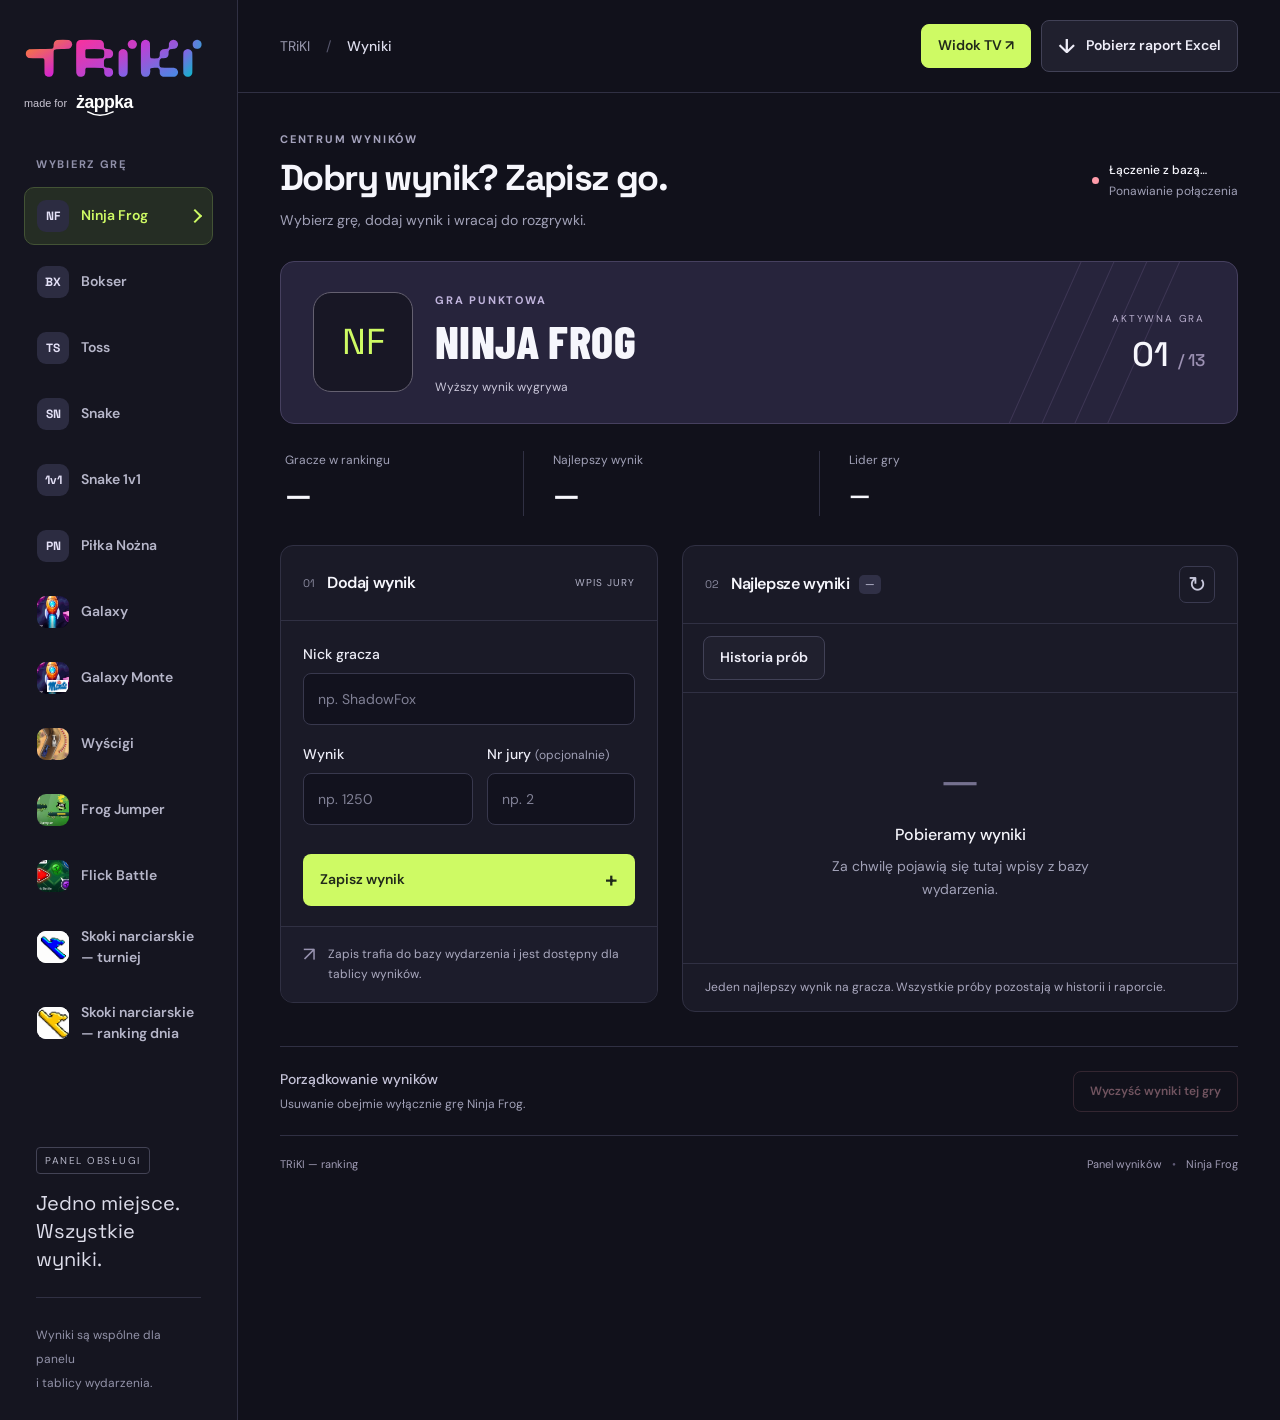
<file: index.html>
<!doctype html>
<html lang="pl"><head><meta charset="utf-8"><meta name="viewport" content="width=device-width, initial-scale=1"><meta name="theme-color" content="#11111b"><title>TRIKI — panel wyników</title><meta name="description" content="Panel obsługi rankingu TRiKI. Wpisywanie wyników, mecze Snake 1v1 i raporty."><link rel="stylesheet" href="style.css?v=20261021-skoki-embedded"><script src="config.js?v=20261021-skoki-embedded" defer></script><script src="realtime.js?v=20261008-record1" defer></script><script src="excel.js?v=20261008-record1" defer></script><script src="ranking.js?v=20261008-record1" defer></script><script src="app.js?v=20261021-skoki-embedded" defer></script></head>
<body>
<div class="app-shell"><aside class="sidebar"><a href="./" class="brand" aria-label="TRIKI — panel wyników"><img src="assets/triki-brand-v2.svg" alt="TRiKI" width="590" height="134"></a><div class="brand-partner"><img src="assets/made-for-zappka-v2.svg" alt="made for żappka" width="150" height="30"></div><div class="side-label">WYBIERZ GRĘ</div><nav id="games" aria-label="Gry"></nav><div class="side-footer"><span class="operator-label">PANEL OBSŁUGI</span><p>Jedno miejsce.<br>Wszystkie wyniki.</p><div class="side-footer-line"></div><small>Wyniki są wspólne dla panelu<br>i tablicy wydarzenia.</small></div></aside>
<div class="page"><header><div class="breadcrumb">TRiKI <span>/</span> <strong>Wyniki</strong></div><div class="header-actions"><a href="tv.html" class="button secondary tv-link">Widok TV ↗</a><button class="button secondary" id="report-btn"><span aria-hidden="true">↓</span> Pobierz raport Excel</button></div></header>
<main><section class="page-heading"><div><div class="eyebrow">CENTRUM WYNIKÓW</div><h1>Dobry wynik?<br class="mobile-break"> Zapisz go.</h1><p>Wybierz grę, dodaj wynik i wracaj do rozgrywki.</p></div><div class="connection"><span class="status-icon loading" id="status-icon"></span><div><strong id="status-title">Łączenie z bazą</strong><small id="status-detail">Pobieramy wyniki wydarzenia</small></div></div></section>
<section class="game-banner"><div class="game-art" id="game-art"></div><div class="game-name"><span id="game-kind" class="eyebrow">GRA PUNKTOWA</span><h2 id="game-title">Ninja Frog</h2><span id="game-rule">Wyższy wynik wygrywa</span></div><div class="banner-label"><span>AKTYWNA GRA</span><b id="game-number">01 <i>/ 13</i></b></div></section>
<div class="metrics"><div><span id="count-label">Zapisane wyniki</span><strong id="metric-count">—</strong></div><div><span id="best-label">Najlepszy wynik</span><strong id="metric-best">—</strong></div><div><span id="leader-label">Lider gry</span><strong class="leader-value" id="metric-leader">—</strong></div></div>
<div class="work-grid"><section class="card entry-card" aria-labelledby="entry-title"><div class="section-heading"><div><span class="section-number">01</span><h2 id="entry-title">Dodaj wynik</h2></div><span class="tiny-label">WPIS JURY</span></div><form id="entry-form" novalidate></form><div class="form-footer"><span aria-hidden="true">↗</span><p>Zapis trafia do bazy wydarzenia i jest dostępny dla tablicy wyników.</p></div></section>
<section class="card results-card" aria-labelledby="results-title"><div class="section-heading"><div><span class="section-number">02</span><h2 id="results-title">Aktualne wyniki</h2><span id="list-count" class="count-badge">0</span></div><button id="refresh-btn" class="icon-button" aria-label="Odśwież wyniki" title="Odśwież wyniki">↻</button></div><div class="view-controls"><button type="button" class="button secondary" id="history-toggle" aria-pressed="false">Historia prób</button></div><div id="results-body" aria-busy="true"></div><div id="results-footer" class="results-footer">Każdy wpis to osobna próba.</div></section></div>
<section class="management"><div><h3>Porządkowanie wyników</h3><p id="clear-description">Usuwanie obejmie tylko aktualnie wybraną grę.</p></div><button id="clear-btn" class="button danger-outline" disabled>Wyczyść wyniki tej gry</button></section>
<footer><span>TRiKI — ranking</span><span>Panel wyników <b>•</b> <span id="footer-game">Ninja Frog</span></span></footer>
</main></div></div>
<div id="notice" role="status" aria-live="polite" hidden></div>
<dialog id="confirm-dialog" aria-labelledby="dialog-title" aria-describedby="dialog-description"><form id="confirm-form"><span class="dialog-tag">POTWIERDZENIE</span><h2 id="dialog-title">Usunąć wpis?</h2><p id="dialog-description"></p><div id="confirm-input-wrap" hidden><label for="confirm-input">Wpisz nazwę gry, aby potwierdzić</label><input id="confirm-input" autocomplete="off"><p id="confirm-error" class="field-error" role="alert"></p></div><div class="dialog-actions"><button type="button" class="button secondary" id="cancel-delete">Anuluj</button><button type="submit" class="button danger" id="confirm-delete">Usuń wpis</button></div></form></dialog>
<dialog id="edit-dialog" aria-labelledby="edit-title"><form id="edit-form" novalidate><h2 id="edit-title">Edytuj wpis</h2><p>Popraw tę próbę. Ranking wybierze najlepszy wynik gracza spośród wszystkich jego prób.</p><div id="edit-fields"></div><p id="edit-error" role="status"></p><div class="dialog-actions"><button type="button" class="button secondary" id="cancel-edit">Anuluj</button><button type="submit" class="button save-button" id="save-edit">Zapisz zmiany</button></div></form></dialog></body></html>
</file>
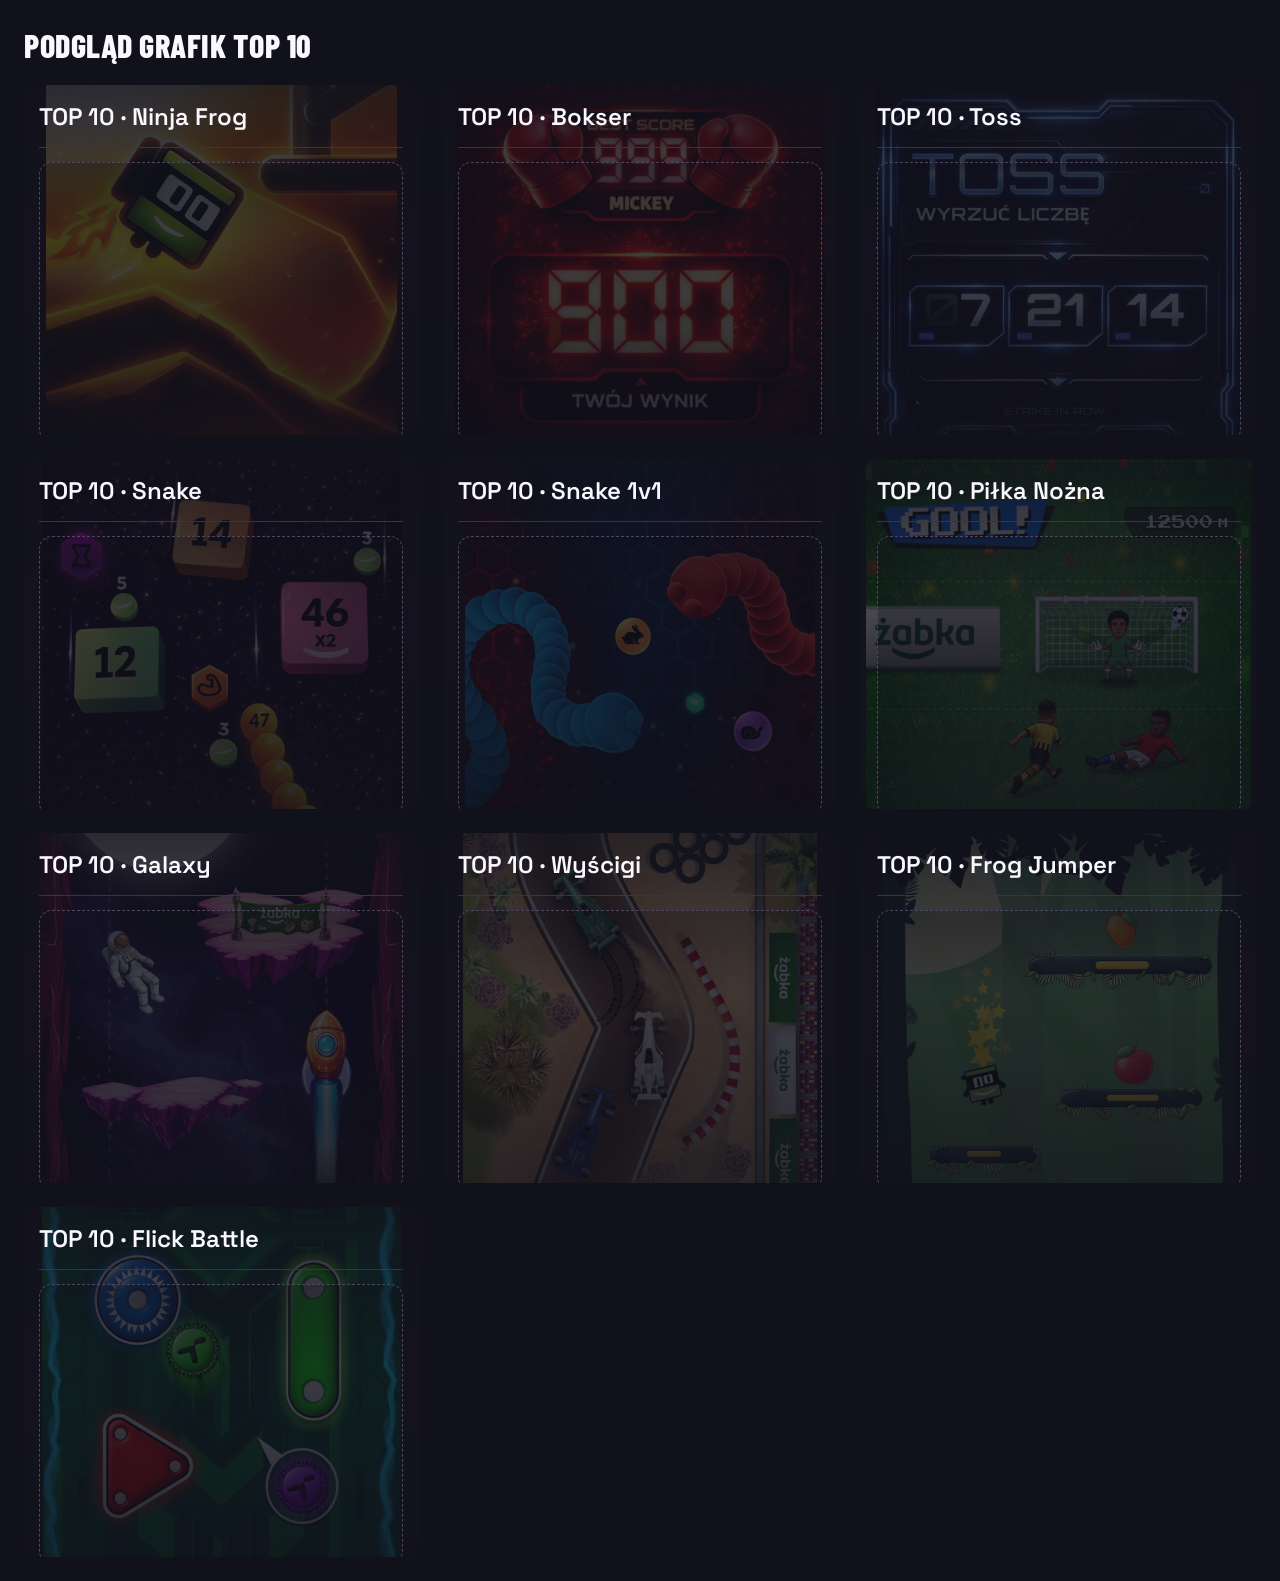
<file: podglad-grafik.html>
<!doctype html><html lang="pl"><meta charset="utf-8"><meta name="viewport" content="width=device-width,initial-scale=1"><title>Podgląd grafik TV</title><style>@import url('https://fonts.googleapis.com/css2?family=Barlow+Condensed:wght@600;700;800;900&family=DM+Sans:wght@400;500;600;700&family=Space+Grotesk:wght@500;600;700&display=swap');
:root{color-scheme:dark;--bg:#11111b;--panel:#1c1b2b;--line:#373349;--text:#faf8ff;--muted:#b2abc7;--accent:#cefa64}*{box-sizing:border-box}body{margin:0;background:var(--bg);color:var(--text);font:16px/1.4 'DM Sans',Arial,sans-serif}button,a{touch-action:manipulation}button{font:inherit;cursor:pointer}button:focus-visible,a:focus-visible{outline:3px solid var(--accent);outline-offset:5px}.tv-shell{min-height:100vh;min-height:100svh;padding:clamp(20px,2.2vw,48px) clamp(22px,3vw,64px) 0;display:flex;flex-direction:column;max-width:2800px;margin:auto}.tv-header{display:flex;justify-content:space-between;align-items:center;gap:25px}.identity{display:flex;align-items:center;gap:clamp(20px,2vw,42px)}.brand{font-family:'Barlow Condensed',Impact,sans-serif;font-size:clamp(48px,4.4vw,95px);line-height:.85;font-weight:900;font-style:italic;letter-spacing:-3px;color:var(--accent);text-decoration:none}.event-name{border-left:1px solid #494058;padding-left:clamp(20px,2vw,42px);font-size:clamp(12px,1.05vw,24px);letter-spacing:2.4px;line-height:1.6;font-weight:600;color:#ddd6eb}nav{display:flex;gap:10px;align-items:center}.control{background:#211f30;border:1px solid #494159;border-radius:8px;color:#efebfa;text-decoration:none;padding:12px 18px;font-size:clamp(14px,1vw,22px);font-weight:500;white-space:nowrap;min-height:44px}.control:hover{background:#332e46}.control.change{background:var(--accent);border-color:var(--accent);color:#182111;font-weight:700}.back{border-color:transparent;background:transparent;color:var(--muted)}.title-line{display:flex;justify-content:space-between;align-items:center;margin:clamp(22px,2.8vh,42px) 0 clamp(20px,2.3vh,32px)}.eyebrow{font-size:clamp(12px,1vw,22px);font-weight:600;letter-spacing:2.6px;color:#bdb4d2}h1{font-family:'Barlow Condensed',Impact,sans-serif;font-size:clamp(48px,5vw,112px);text-transform:uppercase;font-weight:800;letter-spacing:.5px;line-height:1;margin:5px 0 0}.game-counter{text-align:right;color:var(--muted);font-size:clamp(12px,1vw,22px)}.game-counter b{display:block;font-family:'Space Grotesk';font-size:clamp(30px,2.8vw,64px);color:#ece6f5;font-weight:500;margin-top:5px}.game-counter i{font-style:normal;font-size:.5em;color:#aaa0bc}.board{display:grid;grid-template-columns:minmax(0,1fr) minmax(0,1.85fr);gap:clamp(20px,2.6vw,56px);flex:1;min-height:0}.leader{background:#282239;border:1px solid #554767;border-radius:18px;position:relative;overflow:hidden;padding:clamp(24px,2.5vw,55px);display:flex;flex-direction:column;justify-content:flex-start;min-width:0}.leader:after{content:'';position:absolute;right:-65px;bottom:-60px;width:180px;height:350px;border-left:1px solid #88719d;transform:rotate(30deg);box-shadow:-25px 0 #594267,-50px 0 #594267;opacity:.28;pointer-events:none}.leader>.eyebrow{color:var(--accent)}.leader-position{font-family:'Barlow Condensed',Impact,sans-serif;font-size:clamp(80px,8vw,180px);font-weight:800;line-height:1.1;letter-spacing:-3px;color:var(--accent);margin-top:clamp(10px,2vh,30px)}.leader h2{font-family:'Space Grotesk',Arial,sans-serif;font-size:clamp(30px,3vw,66px);line-height:1.12;letter-spacing:-1.5px;margin:clamp(12px,2vh,28px) 0 0;overflow-wrap:anywhere;position:relative;z-index:1}.leader-points{display:flex;flex-direction:column;align-items:flex-start;gap:2px;margin:clamp(20px,3.5vh,50px) 0 0;position:relative;z-index:1}.leader-points strong{font-family:'Space Grotesk';font-size:clamp(38px,4.2vw,92px);line-height:1.1;font-weight:600;font-variant-numeric:tabular-nums;overflow-wrap:anywhere;max-width:100%}.leader-points span{font-size:clamp(12px,1vw,22px);color:#c3b8d3;letter-spacing:2px}.leader>p{font-size:clamp(13px,1.05vw,24px);color:#d4c7e1;line-height:1.5;margin:14px 0 0}.leader-bottom{display:flex;align-items:end;justify-content:space-between;margin-top:auto;padding-top:22px;color:#b0a0c3}.leader-bottom>span:first-child{font-family:'Space Grotesk';border:1px solid #756184;border-radius:8px;padding:5px 10px;color:var(--accent);font-size:clamp(16px,1.4vw,32px)}.leader-bottom>span:last-child{font-size:clamp(10px,.8vw,18px);letter-spacing:2px;text-align:right}.ranking{display:flex;flex-direction:column;min-width:0}.ranking-heading{display:flex;justify-content:space-between;align-items:center;border-bottom:1px solid var(--line);padding:0 0 clamp(12px,1.5vh,24px);gap:20px}.ranking-heading h2{font-family:'Space Grotesk';font-size:clamp(22px,2vw,44px);margin:0;font-weight:600}.ranking-heading>span{color:var(--muted);font-size:clamp(12px,1vw,22px);text-align:right}.column-labels{display:grid;grid-template-columns:14% 1fr minmax(100px,29%);gap:14px;color:#b8accb;font-size:clamp(11px,.8vw,18px);letter-spacing:1.8px;padding:clamp(12px,1.7vh,22px) 18px}.column-labels>span:last-child{text-align:right}ol{list-style:none;padding:0;margin:0;display:grid;grid-template-rows:repeat(10,minmax(0,1fr));gap:clamp(4px,.55vh,9px);flex:1;min-height:0}.rank-row{display:grid;grid-template-columns:14% minmax(0,1fr) minmax(100px,29%);gap:14px;align-items:center;background:#1d1b2a;border:1px solid #292536;border-radius:8px;padding:clamp(7px,1vh,14px) 18px;min-height:0}.rank-row.first{background:#2b3025;border-color:#606d42}.rank-number{font-family:'Space Grotesk';font-size:clamp(18px,1.8vw,40px);color:#b2a7c3;font-variant-numeric:tabular-nums}.first .rank-number,.first .rank-score{color:var(--accent)}.rank-name{font-family:'Space Grotesk';font-size:clamp(20px,1.9vw,42px);font-weight:500;white-space:nowrap;overflow:hidden;text-overflow:ellipsis}.rank-score{text-align:right;font-family:'Space Grotesk';font-size:clamp(20px,2vw,44px);font-weight:600;white-space:nowrap;font-variant-numeric:tabular-nums}.rank-name.long{font-size:clamp(17px,1.45vw,32px)}.rank-score.long{font-size:clamp(16px,1.4vw,30px)}.leader h2.long{font-size:clamp(24px,2.1vw,48px);letter-spacing:-.7px}.leader-points strong.long{font-size:clamp(26px,2.8vw,64px)}.board-empty{display:flex;flex:1;min-height:280px;align-items:center;justify-content:center;flex-direction:column;text-align:center;gap:18px;border:1px dashed #51465f;border-radius:13px;padding:30px;margin-top:14px}.board-empty strong{font-family:'Space Grotesk';font-size:clamp(24px,2vw,44px)}.board-empty span{font-size:clamp(16px,1.2vw,28px);color:var(--muted);max-width:600px}.board-empty[hidden],ol[hidden]{display:none}footer{display:flex;justify-content:space-between;align-items:center;gap:20px;padding:clamp(16px,2.4vh,34px) 0;color:#b3a8c6;font-size:clamp(12px,.95vw,22px)}.status{display:flex;align-items:center;gap:10px}#status-light{width:8px;height:8px;border-radius:50%;background:#a59bac;flex-shrink:0}#status-light.ok{background:var(--accent)}#status-light.error{background:#ff9cac}#screen-message{position:fixed;right:25px;top:100px;background:#352c44;border:1px solid #8f7da2;border-radius:9px;padding:15px 20px;max-width:440px;z-index:10;font-size:16px}@media(min-width:1000px) and (min-height:620px){.tv-shell{height:100vh;height:100svh}.leader{overflow:hidden}.ranking{overflow:hidden}}@media(max-height:760px) and (min-width:1000px){.tv-shell{padding-top:20px}.brand{font-size:52px}.title-line{margin:18px 0}.title-line h1{font-size:54px}.leader{padding:22px}.leader-position{font-size:80px;margin-top:10px}.leader h2{font-size:32px;margin-top:10px}.leader-points{margin-top:20px}.leader-points strong{font-size:44px}.leader-bottom{padding-top:12px}.column-labels{padding-top:10px;padding-bottom:10px}.rank-row{padding-top:4px;padding-bottom:4px}.rank-name,.rank-score{font-size:22px}.rank-number{font-size:20px}.ranking-heading h2{font-size:22px}footer{padding:14px 0}.leader>p{font-size:13px}.game-counter b{font-size:32px}.event-name{font-size:12px}}@media(max-width:999px){.tv-shell{padding:22px 22px 0}.tv-header{flex-wrap:wrap}.identity{gap:22px}.event-name{font-size:12px;padding-left:22px}nav{gap:7px;flex-wrap:wrap}.control{font-size:12px;padding:10px 12px}.title-line{margin:25px 0}.board{grid-template-columns:1fr 1.6fr;gap:20px}.leader{padding:22px}.leader h2{font-size:28px}.leader-points strong{font-size:38px}.rank-row{grid-template-columns:12% minmax(0,1fr) 29%;padding:12px;gap:10px}.column-labels{grid-template-columns:12% minmax(0,1fr) 29%;padding-left:12px;padding-right:12px;gap:10px;font-size:10px;letter-spacing:.5px}.rank-name,.rank-score{font-size:20px}.rank-number{font-size:17px}footer{font-size:11px;align-items:flex-start}footer>span{max-width:45%;text-align:right}ol{grid-template-rows:repeat(10,minmax(48px,1fr))}.ranking-heading>span{font-size:11px}}@media(max-width:620px){.tv-shell{padding:20px 16px 0}.identity{width:100%}nav{width:100%}.back{margin-right:auto}.game-counter>span{display:none}h1{font-size:46px}.board{grid-template-columns:1fr}.leader{display:grid;grid-template-columns:1fr auto;gap:8px 16px;padding:23px}.leader>.eyebrow{grid-column:1}.leader-position{display:none}.leader h2{grid-column:1;margin:0;align-self:center}.leader-points{grid-column:2;grid-row:1 / 4;margin:0;align-self:center;align-items:flex-end}.leader-points strong{font-size:36px}.leader-points span{font-size:10px}.leader>p{grid-column:1;margin:0;font-size:12px}.leader-bottom{display:none}.ranking-heading>span{font-size:12px}.rank-name,.rank-score{font-size:22px}.rank-row{padding:12px 14px}.rank-name.long{font-size:16px}.ranking-heading{padding-top:8px}.board-empty{min-height:240px}footer{line-height:1.7}}



img[src="assets/wyscigi.png"]{object-position:50% 10%;transform:scale(1.5)}

/* Decorative game artwork behind the TV leaderboard only. */
.ranking{position:relative;isolation:isolate;border-radius:14px;padding:clamp(12px,1.2vw,24px);background:#14131f;overflow:hidden}
.ranking-art{position:absolute;inset:0;z-index:0;overflow:hidden;pointer-events:none}

.ranking-art img[hidden]{display:none}
.ranking-art:after{content:'';position:absolute;inset:0;background:linear-gradient(180deg,rgba(17,17,27,.72),rgba(17,17,27,.24) 45%,rgba(17,17,27,.58))}
.ranking>:not(.ranking-art){position:relative;z-index:1}
.ranking .rank-row{background:rgba(24,23,37,.76);border-color:rgba(170,158,193,.16)}
.ranking .rank-row.first{background:rgba(43,48,37,.87);border-color:#606d42}
.ranking .board-empty{background:rgba(17,17,27,.3)}
.ranking .rank-name,.ranking .rank-score,.ranking .rank-number{text-shadow:0 2px 5px rgba(0,0,0,.7)}

.identity{gap:26px}.brand{display:block;flex:0 0 auto;width:clamp(170px,16vw,280px);padding:0;background:none;border:0;border-radius:0;line-height:0;letter-spacing:normal}.brand img{display:block;width:100%;height:auto}.brand-partner{width:clamp(110px,8vw,150px);line-height:0;flex:0 0 auto}.brand-partner img{display:block;width:100%;height:auto}@media(max-width:680px){.identity{gap:16px}.brand{width:150px}.brand-partner{width:108px}}


.leader-bottom #game-short.has-art{padding:0;width:76px;height:76px;overflow:hidden}.leader-bottom #game-short img{display:block;width:100%;height:100%;object-fit:contain;object-position:center;transform:none}


/* Show the complete artwork without cover cropping or thumbnail zoom. */


/* Preserve artwork proportions; a blurred copy fills the remaining space. */
.ranking-art img{position:relative;display:block;width:100%;height:100%;object-fit:contain;object-position:50% 50%;transform:none;opacity:.38}

/* Direct game selection in the TV header. */
.game-select{font:inherit;cursor:pointer;max-width:100%;min-width:180px;color-scheme:light}.game-select option{background:#211f30;color:#faf8ff}.game-select:focus-visible{outline:3px solid var(--accent);outline-offset:5px}
 body{padding:24px}main{display:grid;grid-template-columns:repeat(auto-fit,minmax(340px,1fr));gap:24px}.preview-board{height:350px}.preview-board .ranking-art img{opacity:.38}.preview-board h2{font-size:24px}</style><h1 style="font-size:32px;margin-bottom:24px">Podgląd grafik TOP 10</h1><main><section class="ranking preview-board"><div class="ranking-art" style="--game-art:url('assets/tv-final/ninja.jpg')"><img src="assets/tv-final/ninja.jpg" alt=""></div><div class="ranking-heading"><h2>TOP 10 · Ninja Frog</h2></div><div class="board-empty"></div></section><section class="ranking preview-board"><div class="ranking-art" style="--game-art:url('assets/tv-final/bokser.jpg')"><img src="assets/tv-final/bokser.jpg" alt=""></div><div class="ranking-heading"><h2>TOP 10 · Bokser</h2></div><div class="board-empty"></div></section><section class="ranking preview-board"><div class="ranking-art" style="--game-art:url('assets/tv-final/toss.jpg')"><img src="assets/tv-final/toss.jpg" alt=""></div><div class="ranking-heading"><h2>TOP 10 · Toss</h2></div><div class="board-empty"></div></section><section class="ranking preview-board"><div class="ranking-art" style="--game-art:url('assets/tv-final/snake.jpg')"><img src="assets/tv-final/snake.jpg" alt=""></div><div class="ranking-heading"><h2>TOP 10 · Snake</h2></div><div class="board-empty"></div></section><section class="ranking preview-board"><div class="ranking-art" style="--game-art:url('assets/tv-final/snake1v1.jpg')"><img src="assets/tv-final/snake1v1.jpg" alt=""></div><div class="ranking-heading"><h2>TOP 10 · Snake 1v1</h2></div><div class="board-empty"></div></section><section class="ranking preview-board"><div class="ranking-art" style="--game-art:url('assets/tv-final/pilka.jpg')"><img src="assets/tv-final/pilka.jpg" alt=""></div><div class="ranking-heading"><h2>TOP 10 · Piłka Nożna</h2></div><div class="board-empty"></div></section><section class="ranking preview-board"><div class="ranking-art" style="--game-art:url('assets/tv-final/galaxy.jpg')"><img src="assets/tv-final/galaxy.jpg" alt=""></div><div class="ranking-heading"><h2>TOP 10 · Galaxy</h2></div><div class="board-empty"></div></section><section class="ranking preview-board"><div class="ranking-art" style="--game-art:url('assets/tv-final/wyscigi.jpg')"><img src="assets/tv-final/wyscigi.jpg" alt=""></div><div class="ranking-heading"><h2>TOP 10 · Wyścigi</h2></div><div class="board-empty"></div></section><section class="ranking preview-board"><div class="ranking-art" style="--game-art:url('assets/tv-final/frogjumper.jpg')"><img src="assets/tv-final/frogjumper.jpg" alt=""></div><div class="ranking-heading"><h2>TOP 10 · Frog Jumper</h2></div><div class="board-empty"></div></section><section class="ranking preview-board"><div class="ranking-art" style="--game-art:url('assets/tv-final/flickbattle.jpg')"><img src="assets/tv-final/flickbattle.jpg" alt=""></div><div class="ranking-heading"><h2>TOP 10 · Flick Battle</h2></div><div class="board-empty"></div></section></main></html>
</file>
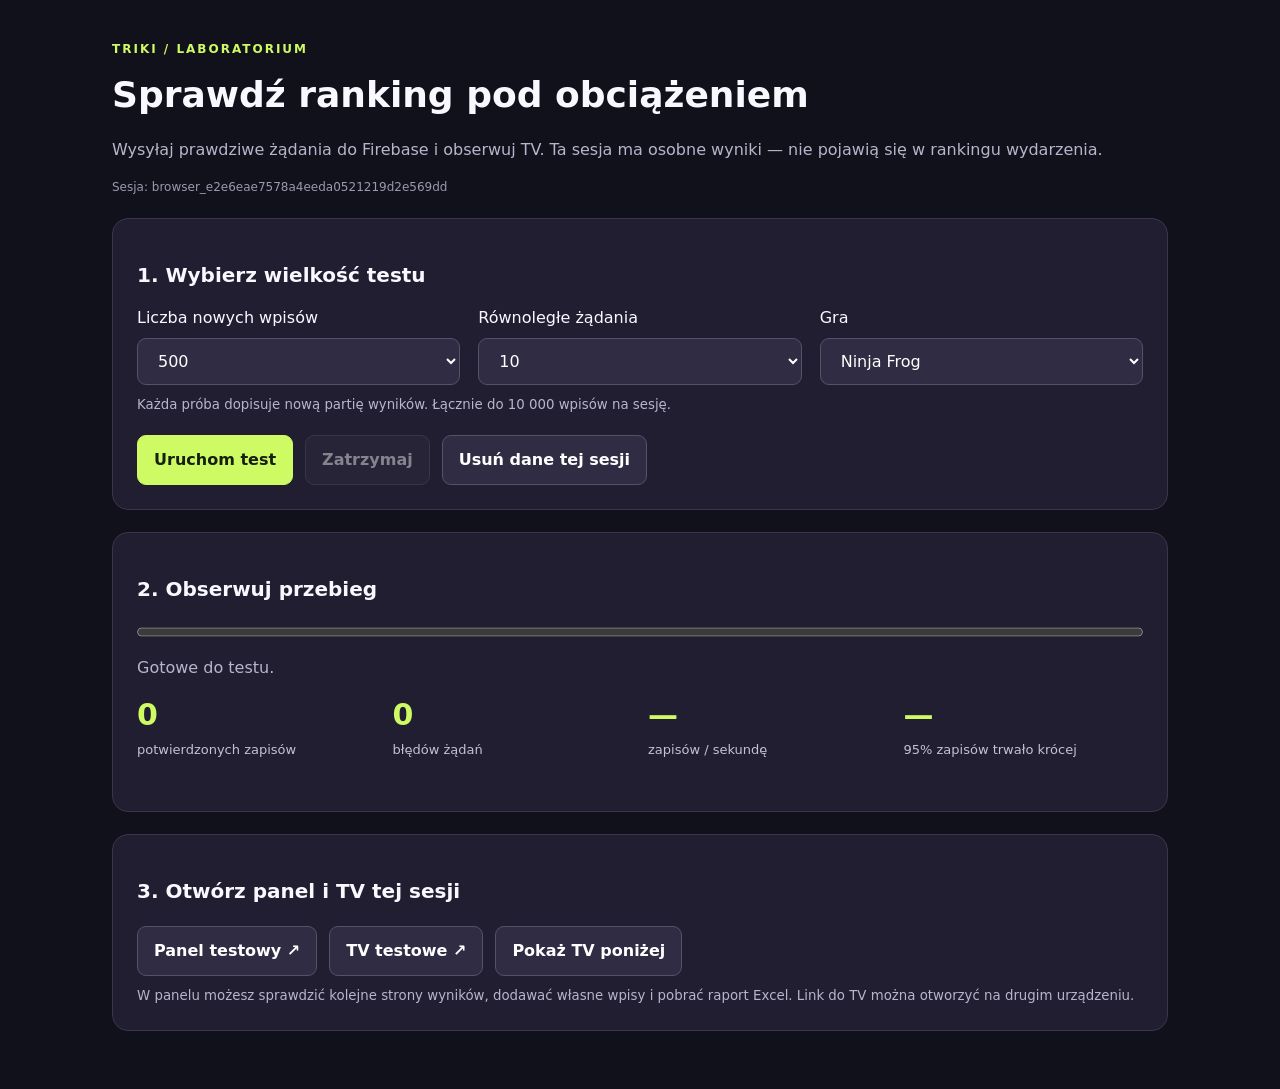
<file: test.html>
<!doctype html><html lang="pl"><head><meta charset="utf-8"><meta name="viewport" content="width=device-width,initial-scale=1"><title>TRIKI — test obciążenia</title><script src="config.js?v=20261021-skoki-embedded" defer></script><script src="test.js?v=20261006-test1" defer></script><style>
*{box-sizing:border-box}body{margin:0;background:#11111b;color:#faf8ff;font:16px/1.5 system-ui,sans-serif}main{max-width:1100px;padding:36px 22px;margin:auto}h1{font-size:36px;margin:8px 0}h2{font-size:20px}p{color:#b9b4cb}.tag{color:#cefa64;font-weight:700;font-size:12px;letter-spacing:2px}.card{background:#201e30;border:1px solid #3c354e;border-radius:16px;padding:24px;margin:22px 0}.fields{display:flex;gap:18px;flex-wrap:wrap}label{display:flex;flex-direction:column;gap:8px;flex:1;min-width:160px}select,button,a.button{font:inherit;border-radius:9px;padding:12px 16px;border:1px solid #575069;background:#302c43;color:white}button,a.button{cursor:pointer;font-weight:600;text-decoration:none;display:inline-block}button.primary{background:#cefa64;color:#152010;border-color:#cefa64}button:disabled{opacity:.45;cursor:default}.actions{display:flex;gap:12px;flex-wrap:wrap;margin-top:20px}.metrics{display:grid;grid-template-columns:repeat(4,1fr);gap:16px}.metrics strong{display:block;font-size:30px;color:#cefa64}.metrics span{font-size:13px;color:#c7c0d4}progress{width:100%;height:18px;accent-color:#cefa64}#status{margin:12px 0;white-space:pre-line}pre{white-space:pre-wrap;overflow-wrap:anywhere;font-size:13px;color:#d9d5e5;max-height:300px;overflow:auto}#session{font-size:12px;overflow-wrap:anywhere;color:#9e97b0}iframe{width:100%;height:650px;border:1px solid #504963;border-radius:12px;background:#11111b}small{display:block;color:#b9b4cb;margin-top:10px}@media(max-width:620px){.metrics{grid-template-columns:1fr 1fr}h1{font-size:28px}iframe{height:720px}}
</style></head><body><main><span class="tag">TRIKI / LABORATORIUM</span><h1>Sprawdź ranking pod obciążeniem</h1><p>Wysyłaj prawdziwe żądania do Firebase i obserwuj TV. Ta sesja ma osobne wyniki — nie pojawią się w rankingu wydarzenia.</p><div id="session"></div>
<section class="card"><h2>1. Wybierz wielkość testu</h2><div class="fields"><label>Liczba nowych wpisów<select id="count"><option>100</option><option selected>500</option><option>1000</option><option>5000</option></select></label><label>Równoległe żądania<select id="workers"><option>1</option><option>5</option><option selected>10</option><option>20</option></select></label><label>Gra<select id="game"></select></label></div><small>Każda próba dopisuje nową partię wyników. Łącznie do 10 000 wpisów na sesję.</small><div class="actions"><button id="start" class="primary">Uruchom test</button><button id="stop" disabled>Zatrzymaj</button><button id="clean">Usuń dane tej sesji</button></div></section>
<section class="card"><h2>2. Obserwuj przebieg</h2><progress id="progress" value="0" max="100"></progress><p id="status" role="status" aria-live="polite">Gotowe do testu.</p><div class="metrics"><div><strong id="ok">0</strong><span>potwierdzonych zapisów</span></div><div><strong id="errors">0</strong><span>błędów żądań</span></div><div><strong id="speed">—</strong><span>zapisów / sekundę</span></div><div><strong id="p95">—</strong><span>95% zapisów trwało krócej</span></div></div><pre id="log"></pre></section>
<section class="card"><h2>3. Otwórz panel i TV tej sesji</h2><div class="actions"><a class="button" id="panel" target="_blank" rel="noopener">Panel testowy ↗</a><a class="button" id="tv" target="_blank" rel="noopener">TV testowe ↗</a><button id="preview">Pokaż TV poniżej</button></div><small>W panelu możesz sprawdzić kolejne strony wyników, dodawać własne wpisy i pobrać raport Excel. Link do TV można otworzyć na drugim urządzeniu.</small></section><iframe id="screen" title="Podgląd testowej tablicy TV" hidden></iframe></main></body></html>
</file>
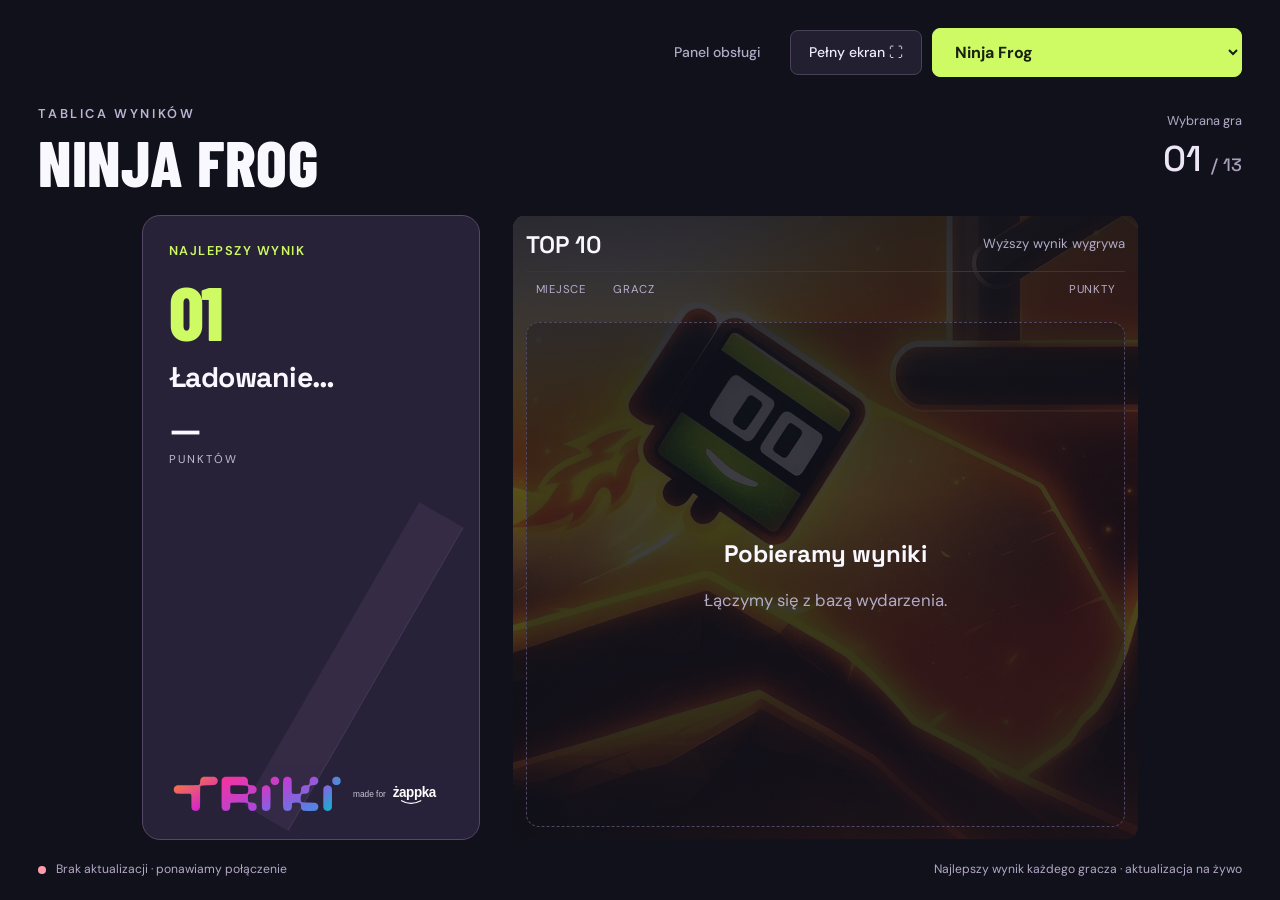
<file: tv.html>
<!doctype html><html lang="pl"><head><meta charset="utf-8"><meta name="viewport" content="width=device-width, initial-scale=1"><meta name="theme-color" content="#11111b"><title>TRIKI — tablica TV</title><meta name="description" content="Tablica wyników TRiKI na telewizor."><link rel="stylesheet" href="tv.css?v=20261021-skoki-embedded"><script src="config.js?v=20261021-skoki-embedded" defer></script><script src="realtime.js?v=20261008-record1" defer></script><script src="ranking.js?v=20261008-record1" defer></script><script src="tv.js?v=20261021-skoki-embedded" defer></script></head><body>
<main class="tv-shell"><header class="tv-header"><nav aria-label="Sterowanie tablicą"><a class="control back" href="index.html">Panel obsługi</a><button class="control" id="fullscreen">Pełny ekran ⛶</button><select class="control change game-select" id="game-select" aria-label="Wybierz grę"></select></nav></header>
<section class="title-line"><div><span class="eyebrow">TABLICA WYNIKÓW</span><h1 id="game-title">Ninja Frog</h1></div><div class="game-counter"><span>Wybrana gra</span><b id="game-counter">01 <i>/ 13</i></b></div></section>
<div id="board" class="board" aria-busy="true"><section class="leader"><span class="eyebrow">NAJLEPSZY WYNIK</span><div class="leader-position">01</div><h2 id="leader-name">Ładowanie…</h2><div class="leader-points"><strong id="leader-score">—</strong><span id="leader-unit">PUNKTÓW</span></div><p id="leader-note"></p><div class="leader-bottom"><div class="identity leader-brand"><a href="index.html" class="brand" aria-label="TRIKI — wróć do panelu"><img src="assets/triki-brand-v2.svg" alt="TRiKI" width="590" height="134"></a><div class="brand-partner"><img src="assets/made-for-zappka-v2.svg" alt="made for żappka" width="150" height="30"></div></div></div></section>
<section class="ranking"><div class="ranking-art" aria-hidden="true"><img id="ranking-art" alt="" hidden></div><div class="ranking-heading"><h2 id="ranking-title">TOP 10</h2><img id="ranking-sponsor" src="[data-uri]" alt="Monte" width="410" height="235" hidden><span id="ranking-rule">Wyższy wynik wygrywa</span></div><div class="column-labels"><span>MIEJSCE</span><span>GRACZ</span><span id="points-label">PUNKTY</span></div><ol id="ranking-list" aria-label="Ranking graczy"></ol><div class="board-empty" id="empty"><strong>Pobieramy wyniki</strong><span>Łączymy się z bazą wydarzenia.</span></div></section></div>
<footer><div class="status"><span id="status-light"></span><span id="status-text" role="status">Łączenie z bazą…</span></div><span id="ranking-note">Każdy wpis to osobna próba · odświeżanie co 10 s</span></footer><p id="screen-message" role="status" hidden></p></main></body></html>
</file>
<file: style.css>
@import url('https://fonts.googleapis.com/css2?family=Barlow+Condensed:wght@600;700;800;900&family=DM+Sans:wght@400;500;600;700&family=Space+Grotesk:wght@500;600;700&display=swap');
:root{color-scheme:dark;--bg:#11111b;--panel:#1a1a27;--surface:#212132;--border:#303043;--muted:#a1a1b7;--text:#f6f6fc;--lime:#cefa64;--accent:#cefa64;--danger:#ff9caa}*{box-sizing:border-box}body{margin:0;background:var(--bg);color:var(--text);font-family:'DM Sans',Arial,sans-serif;font-size:16px;line-height:1.5}button,input{font:inherit}button{cursor:pointer}button:disabled{opacity:.45;cursor:not-allowed}button:focus-visible,a:focus-visible,input:focus-visible{outline:3px solid var(--lime);outline-offset:4px}button,input{-webkit-tap-highlight-color:transparent}a{color:inherit}button{touch-action:manipulation}.app-shell{max-width:1800px;margin:auto;display:grid;grid-template-columns:238px minmax(0,1fr);min-height:100vh}.sidebar{padding:38px 24px 26px;background:#151520;border-right:1px solid var(--border);display:flex;flex-direction:column}.brand{font-family:'Barlow Condensed',Impact,sans-serif;font-weight:900;font-size:72px;line-height:.9;letter-spacing:-3px;font-style:italic;text-decoration:none;color:var(--lime);display:inline-block;align-self:flex-start}.brand span{font-family:Arial;font-style:normal;font-size:17px;vertical-align:top;letter-spacing:0;margin-left:4px}.brand-sub{font-size:10px;letter-spacing:1.6px;color:#cccdda;margin-top:14px;font-weight:700}.side-label{font-size:11px;font-weight:700;letter-spacing:1.7px;color:#9090a9;margin:60px 12px 14px}#games{display:grid;gap:8px}.game-tab{display:flex;align-items:center;gap:12px;padding:12px;border:1px solid transparent;border-radius:10px;color:#b6b6c9;background:transparent;text-align:left;font-size:14px;font-weight:600;width:100%;min-height:55px}.game-tab:hover{background:#222232;color:white}.game-tab.active{color:var(--lime);background:#252d24;border-color:#435335}.game-tab.active:after{content:'';margin-left:auto;width:8px;height:8px;flex-shrink:0;border-top:2px solid currentColor;border-right:2px solid currentColor;transform:rotate(45deg)}.game-icon{display:grid;place-items:center;width:32px;height:32px;background:#2c2c41;border-radius:9px;flex-shrink:0;overflow:hidden;color:#e4e1f7;font-size:12px;font-family:'Space Grotesk',sans-serif;font-weight:700}.game-icon img{width:100%;height:100%;object-fit:cover}.side-footer{margin-top:auto;padding:90px 12px 0}.operator-label{font-size:10px;letter-spacing:1.5px;border:1px solid #434355;padding:6px 8px;border-radius:4px;color:#b7b7c9}.side-footer p{font-family:'Space Grotesk',sans-serif;font-size:20px;line-height:1.4;color:#ddddea;margin:18px 0}.side-footer-line{height:1px;background:var(--border);margin:24px 0}.side-footer small{font-size:12px;color:#9292a8;line-height:1.7}.page{min-width:0}header{height:93px;border-bottom:1px solid var(--border);padding:0 42px;display:flex;align-items:center;justify-content:space-between;gap:20px}.breadcrumb{font-size:14px;color:#9999ae;display:flex;gap:16px;align-items:center}.breadcrumb span{color:#56566c}.breadcrumb strong{font-weight:500;color:#dedeee}.button{border-radius:8px;padding:11px 16px;min-height:44px;display:inline-flex;gap:10px;align-items:center;justify-content:center;font-size:14px;font-weight:600;border:1px solid transparent;line-height:1.4}.secondary{border-color:#414156;background:#20202e;color:#eeedf8}.secondary:hover:not(:disabled){background:#2d2d40}.button>span{font-size:20px}.page main{padding:38px 42px 0;max-width:1500px;margin:auto}.page-heading{display:flex;align-items:center;justify-content:space-between;gap:25px;margin-bottom:30px}.eyebrow{font-size:11px;letter-spacing:1.8px;font-weight:700;color:#a5a3bd}h1{font-family:'Space Grotesk',Arial,sans-serif;font-size:36px;line-height:1.2;letter-spacing:-1.6px;margin:9px 0 10px}.mobile-break{display:none}.page-heading p{font-size:14px;color:var(--muted);margin:0}.connection{display:flex;align-items:center;gap:10px;flex-shrink:0}.connection strong{display:block;font-size:12px;font-weight:500}.connection small{display:block;color:var(--muted);font-size:12px;margin-top:3px}.status-icon{width:7px;height:7px;flex-shrink:0;border-radius:50%;background:#88869d}.status-icon.ok{background:var(--lime);box-shadow:0 0 0 4px #cefa6410}.status-icon.error{background:#ff9caa}.status-icon.loading{background:#bea5ff}.game-banner{position:relative;display:flex;align-items:center;gap:22px;min-height:160px;padding:25px 32px;background:#27243c;border:1px solid #46405f;border-radius:14px;overflow:hidden}.game-banner:after{content:'';position:absolute;right:200px;top:-100px;height:400px;width:1px;background:#60527a;opacity:.4;transform:rotate(24deg);box-shadow:30px 0 #60527a,60px 0 #60527a,90px 0 #60527a}.game-art{width:100px;height:100px;flex-shrink:0;border:1px solid #646070;background:#181725;border-radius:18px;overflow:hidden;display:grid;place-items:center;font-family:'Space Grotesk';font-size:36px;color:var(--accent)}.game-art img{width:100%;height:100%;object-fit:cover}.game-name{z-index:1}.game-name h2{font-family:'Barlow Condensed',Impact,sans-serif;font-weight:800;font-size:46px;line-height:1.05;margin:6px 0 9px;letter-spacing:.4px;text-transform:uppercase}.game-name>span:last-child{font-size:12px;color:#cbc8db}.game-name .eyebrow{color:#c0b4dc}.banner-label{margin-left:auto;text-align:right;z-index:1;align-self:center}.banner-label>span{font-size:10px;letter-spacing:1.8px;color:#b9afce}.banner-label b{font-family:'Space Grotesk';font-size:34px;display:block;font-weight:500}.banner-label i{font-size:17px;color:#9d92b4;font-style:normal}.metrics{display:grid;grid-template-columns:.9fr 1fr 1.45fr;gap:24px;padding:27px 0 29px}.metrics>div{border-right:1px solid var(--border);padding-left:5px;min-width:0}.metrics>div:last-child{border:0}.metrics span{font-size:12px;color:var(--muted);display:block}.metrics strong{display:block;font-family:'Space Grotesk';font-weight:600;font-size:30px;line-height:1.4;margin-top:5px;font-variant-numeric:tabular-nums}.metrics .leader-value{font-size:24px;overflow-wrap:anywhere;padding-top:4px}.work-grid{display:grid;grid-template-columns:minmax(280px,.85fr) minmax(0,1.25fr);gap:24px;align-items:start}.card{background:var(--panel);border:1px solid var(--border);border-radius:13px;overflow:hidden}.section-heading{display:flex;justify-content:space-between;align-items:center;min-height:75px;padding:20px 22px;border-bottom:1px solid var(--border);gap:10px}.section-heading>div{display:flex;align-items:center;gap:9px;min-width:0}.section-heading h2{font-size:16px;letter-spacing:-.4px;margin:0;font-weight:600}.section-number{font-size:11px;color:#89899e;font-family:'Space Grotesk';margin-right:3px}.tiny-label{font-size:10px;letter-spacing:1px;color:#b2b2c7;white-space:nowrap}.count-badge{font-size:11px;background:#303046;border-radius:5px;padding:1px 6px;color:#c8c8df}.entry-card form{padding:23px 22px 20px}.field{margin-bottom:19px}label{font-size:14px;display:block;margin-bottom:8px;color:#ededf7;font-weight:500}.optional{font-size:12px;color:var(--muted);font-weight:400}.input-shell{position:relative}input{width:100%;background:#12121e;color:#f6f6ff;border:1px solid #38384d;border-radius:8px;padding:13px 14px;font-size:16px;min-height:48px;outline:none}input:focus{border-color:var(--lime)}input::placeholder{color:#808095;font-size:14px}input[aria-invalid=true]{border-color:var(--danger)}.score-input{padding-right:44px;font-family:'Space Grotesk';font-size:20px}.input-suffix{position:absolute;right:15px;top:17px;font-size:12px;color:var(--muted);pointer-events:none}.form-row{display:grid;grid-template-columns:1.15fr 1fr;gap:14px}.field-hint{font-size:12px;color:var(--muted);margin:7px 0 0}.field-error{font-size:12px;line-height:1.5;color:var(--danger);margin:7px 0 0}.save-button{width:100%;background:var(--lime);color:#20291a;margin-top:3px;justify-content:space-between;padding:14px 16px;font-size:14px}.save-button:hover:not(:disabled){background:#dfff93}.save-button>span{font-size:22px;line-height:1}.form-message{font-size:14px;margin:13px 0 0;line-height:1.5}.form-message:empty{display:none}.form-message.ok{color:var(--lime)}.form-message.error{color:var(--danger)}.form-footer{display:flex;align-items:flex-start;gap:12px;border-top:1px solid var(--border);padding:17px 22px;background:#1c1c2b}.form-footer>span{color:#9893b0;font-size:20px;line-height:1}.form-footer p{font-size:12px;line-height:1.7;color:#aaa9bf;margin:0}.icon-button{display:inline-grid;place-items:center;min-width:36px;min-height:36px;background:transparent;border:1px solid #3a3a50;border-radius:7px;color:#c8c8dc;font-size:22px}.icon-button:hover:not(:disabled){background:#303045;color:white}.table-scroll{overflow:auto;max-height:484px}table{width:100%;border-collapse:collapse;font-size:14px;text-align:left;white-space:nowrap}th{position:sticky;top:0;background:#1a1a27;z-index:1;color:#a4a3ba;font-size:11px;letter-spacing:.5px;font-weight:500;border-bottom:1px solid var(--border);padding:13px 15px}td{padding:16px 15px;border-bottom:1px solid #2a2a3c;vertical-align:middle}th:first-child,td:first-child{padding-left:22px}th:last-child,td:last-child{padding-right:16px}tbody tr:last-child td{border-bottom:0}tbody tr:hover{background:#212132}.place{font-family:'Space Grotesk';color:#a1a0b8;font-size:14px;width:42px}.top-rank .place{color:var(--lime)}.player{font-weight:600;white-space:normal;overflow-wrap:anywhere;max-width:220px;min-width:95px}.player .subline{display:block;font-size:11px;color:var(--muted);font-weight:400;margin-top:4px}.score{text-align:right;font-family:'Space Grotesk';font-size:17px;font-weight:600;font-variant-numeric:tabular-nums}.top-rank .score{color:var(--lime)}.jury{text-align:center;font-size:12px;color:#b7b5cb}.jury span{display:inline-block;border:1px solid #3a3a4f;border-radius:4px;padding:2px 6px}.delete-row{width:34px;height:34px;background:transparent;border:0;border-radius:6px;color:#9290aa;display:grid;place-items:center}.delete-row:hover:not(:disabled){color:var(--danger);background:#ff9caa12}.delete-row svg{width:16px;height:16px}.results-footer{font-size:12px;padding:14px 22px;border-top:1px solid var(--border);color:#aaa8bf;line-height:1.6}.empty-state{padding:58px 24px;text-align:center;min-height:270px;display:flex;flex-direction:column;align-items:center;justify-content:center}.empty-mark{font-family:'Space Grotesk';color:#75718f;font-size:44px;line-height:1.2;margin-bottom:16px}.empty-state h3{margin:0 0 8px;font-size:16px;font-weight:500}.empty-state p{font-size:14px;color:var(--muted);max-width:270px;margin:0;line-height:1.7}.empty-state .button{margin-top:18px}.management{display:flex;justify-content:space-between;align-items:center;gap:20px;margin-top:34px;padding:22px 0;border-top:1px solid var(--border)}.management h3{font-size:14px;font-weight:500;margin:0 0 5px;color:#c6c4d9}.management p{font-size:12px;color:var(--muted);margin:0}.danger-outline{border-color:#60404d;background:transparent;color:#e4a4b2;font-size:12px;min-height:40px}.danger-outline:hover:not(:disabled){background:#351f2a;border-color:#b76c83}footer{border-top:1px solid var(--border);padding:20px 0 24px;display:flex;justify-content:space-between;gap:16px;color:#a09cb5;font-size:11px}footer b{font-weight:400;margin:0 7px;color:#5f5a75}#notice{position:fixed;bottom:26px;right:26px;z-index:20;max-width:min(470px,calc(100% - 36px));padding:16px 20px;border-radius:10px;background:#27273b;border:1px solid #616178;box-shadow:0 12px 40px #0007;font-size:14px;line-height:1.6}#notice.error{border-color:#b2657b;color:#ffd1db}#notice.ok{border-color:#798e4d;color:#e2ffb0}dialog{max-width:460px;width:calc(100% - 36px);border:1px solid #59546d;background:#222132;color:var(--text);border-radius:16px;padding:30px;box-shadow:0 24px 100px #0009}dialog::backdrop{background:#090914bc;backdrop-filter:blur(4px)}.dialog-tag{font-size:10px;letter-spacing:1.6px;color:#b9a2c8}dialog h2{font-family:'Space Grotesk';font-size:25px;margin:10px 0 12px;letter-spacing:-.7px}dialog p{font-size:14px;line-height:1.7;color:#bbb7d0;overflow-wrap:anywhere}dialog input{margin-top:5px}dialog label{font-size:12px;margin-top:20px}.dialog-actions{display:flex;justify-content:flex-end;gap:10px;margin-top:25px}.danger{background:#fa9caf;color:#341321}.sr-only{position:absolute;clip:rect(0,0,0,0);width:1px;height:1px;overflow:hidden;white-space:nowrap}.match-vs{display:block;color:#9893ac;font-size:12px;font-weight:400;margin-top:5px}.match-win{color:#e4e7dc}.game-art,.game-icon{background-position:center;background-size:cover}@media(min-width:1600px){.page main{padding-top:48px}.work-grid{grid-template-columns:minmax(340px,.8fr) minmax(0,1.35fr)}}@media(max-width:1180px){.app-shell{grid-template-columns:200px minmax(0,1fr)}.sidebar{padding:34px 16px 24px}header{padding:0 26px}.page main{padding:30px 26px 0}.work-grid{grid-template-columns:minmax(260px,.9fr) minmax(0,1fr);gap:18px}.tiny-label{display:none}.section-heading{padding:18px}.section-heading h2{font-size:14px}.section-number{display:none}.connection{align-self:flex-start;margin-top:8px}.connection small{max-width:145px}.page-heading h1{font-size:30px}.metrics .leader-value{font-size:21px}.entry-card form{padding:20px 18px}.form-footer{padding:16px 18px}td,th{padding-left:12px;padding-right:12px}}@media(max-width:980px){.connection{display:none}.work-grid{grid-template-columns:1fr}.entry-card form{display:grid;grid-template-columns:1fr 1fr;gap:0 18px}.entry-card .form-row{grid-column:2;grid-row:1}.entry-card form>.save-button,.entry-card form>.form-message{grid-column:1 / -1}.entry-card form>.field{align-self:start}.entry-card form>.versus-field{grid-column:auto}.form-footer{padding:14px 18px}.side-footer{padding-top:50px}.game-banner{padding:22px}.game-art{width:80px;height:80px}.game-name h2{font-size:40px}.banner-label{display:none}.metrics{gap:14px}.results-card .section-heading h2{font-size:16px}.table-scroll{max-height:500px}}@media(max-width:680px){.app-shell{display:block}.sidebar{padding:21px 18px 0;border-right:0;border-bottom:1px solid var(--border);display:block}.brand{font-size:49px}.brand span{font-size:12px}.brand-sub{display:inline-block;font-size:9px;letter-spacing:1.1px;margin:0 0 0 16px;vertical-align:middle;max-width:120px}.side-label,.side-footer{display:none}#games{display:flex;gap:7px;overflow-x:auto;margin:22px -18px 0;padding:0 18px 14px;scrollbar-width:thin}.game-tab{width:auto;flex-shrink:0;min-height:44px;padding:8px 12px;border:1px solid #313143;font-size:12px;gap:8px}.game-tab.active:after{display:none}.game-icon{width:24px;height:24px;border-radius:6px;font-size:10px}header{height:70px;padding:0 18px;gap:12px}.breadcrumb{font-size:12px;gap:9px}.button{font-size:12px;padding:10px 13px}.page main{padding:25px 18px 0}.page-heading{margin-bottom:25px}.page-heading h1{font-size:29px;letter-spacing:-1px}.page-heading p{font-size:12px}.eyebrow{font-size:10px;letter-spacing:1.4px}.game-banner{min-height:125px;gap:17px;padding:20px}.game-art{width:72px;height:72px;border-radius:12px}.game-name h2{font-size:36px;margin:4px 0 6px}.game-name>span:last-child{font-size:11px}.metrics{padding:22px 0;gap:12px;grid-template-columns:.8fr 1fr 1.3fr}.metrics>div{padding-left:0;padding-right:8px}.metrics span{font-size:10px;line-height:1.5}.metrics strong{font-size:24px}.metrics .leader-value{font-size:16px;line-height:1.4;padding-top:5px}.work-grid{gap:20px}.entry-card form{display:block;padding:21px}.entry-card .form-row{gap:14px}.field{margin-bottom:18px}.save-button{font-size:14px;padding:14px 16px}.section-heading{padding:16px 20px;min-height:65px}.section-heading h2{font-size:16px}.tiny-label{display:block;font-size:9px}.management{margin-top:25px;display:block;padding:22px 0}.management .button{margin-top:15px}.management p{font-size:12px}footer{font-size:10px;display:block}footer>span{display:block;margin-bottom:6px}th:first-child,td:first-child{padding-left:16px}td,th{padding-left:10px;padding-right:10px}.jury{font-size:11px}.score{font-size:16px}.player{font-size:13px;max-width:160px}#notice{right:18px;bottom:18px}dialog{padding:25px}}@media(prefers-reduced-motion:no-preference){.game-tab,.button,.icon-button{transition:background .15s,color .15s,border-color .15s}}@media(prefers-reduced-motion:reduce){*{scroll-behavior:auto!important}}

.header-actions{display:flex;align-items:center;gap:10px}.tv-link{text-decoration:none;background:var(--lime);color:#20291a;border-color:var(--lime)}@media(max-width:680px){header{height:auto;min-height:70px;flex-wrap:wrap;padding-top:13px;padding-bottom:13px;gap:10px}.header-actions{flex-wrap:wrap;gap:8px}.header-actions .button{font-size:12px;padding:10px}}

img[src="assets/wyscigi.png"]{object-position:50% 10%;transform:scale(1.5)}

.pagination{display:flex;align-items:center;justify-content:space-between;gap:12px;flex-wrap:wrap;padding:16px;border-top:1px solid var(--border)}.pagination span{font-size:12px;color:var(--muted)}

.view-controls{padding:12px 20px;border-bottom:1px solid var(--border)}.view-controls:has(button[hidden]){display:none}.row-actions{display:flex;gap:6px;align-items:center}.edit-row{font:inherit;font-size:12px;padding:7px 9px;border:1px solid #555068;border-radius:6px;color:#cefa64;background:#252333}.edit-row:hover{background:#36304a}#edit-error{color:#ffb2bd}#edit-dialog{max-height:90vh;overflow:auto}#edit-fields input{width:100%}

.brand{display:block;width:180px;max-width:100%;padding:0;background:none;border:0;border-radius:0;line-height:0;letter-spacing:normal}.brand img{display:block;width:100%;height:auto}.brand-partner{width:126px;line-height:0;margin-top:12px}.brand-partner img{display:block;width:100%;height:auto}.side-label{margin-top:40px}@media(max-width:680px){.brand{display:inline-block;width:160px;vertical-align:middle}.brand-partner{display:inline-block;width:112px;margin:0 0 0 18px;vertical-align:middle}}

.game-icon img[src="assets/skoki-turniej-blue.png"],.game-art img[src="assets/skoki-turniej-blue.png"]{object-fit:contain;object-position:center;transform:none;background:#fff}

.sponsored-art{position:relative;display:block;width:100%;height:100%;overflow:hidden}.sponsored-art img.sponsor-logo{position:absolute;bottom:4%;right:4%;width:66%;height:auto;object-fit:contain;transform:none;filter:drop-shadow(0 1px 2px #0009)}

.game-art img[src="assets/skoki-dnia-gold.png"],.game-icon img[src="assets/skoki-dnia-gold.png"]{object-fit:contain;object-position:center;transform:none;background:#fff}

.game-art img[src^="data:image/png;base64,"],.game-icon img[src^="data:image/png;base64,"]{object-fit:contain;object-position:center;transform:none;background:#fff}
</file>
<file: tv.css>
@import url('https://fonts.googleapis.com/css2?family=Barlow+Condensed:wght@600;700;800;900&family=DM+Sans:wght@400;500;600;700&family=Space+Grotesk:wght@500;600;700&display=swap');
:root{color-scheme:dark;--bg:#11111b;--panel:#1c1b2b;--line:#373349;--text:#faf8ff;--muted:#b2abc7;--accent:#cefa64}*{box-sizing:border-box}body{margin:0;background:var(--bg);color:var(--text);font:16px/1.4 'DM Sans',Arial,sans-serif}button,a{touch-action:manipulation}button{font:inherit;cursor:pointer}button:focus-visible,a:focus-visible{outline:3px solid var(--accent);outline-offset:5px}.tv-shell{min-height:100vh;min-height:100svh;padding:clamp(20px,2.2vw,48px) clamp(22px,3vw,64px) 0;display:flex;flex-direction:column;max-width:2800px;margin:auto}.tv-header{display:flex;justify-content:space-between;align-items:center;gap:25px}.identity{display:flex;align-items:center;gap:clamp(20px,2vw,42px)}.brand{font-family:'Barlow Condensed',Impact,sans-serif;font-size:clamp(48px,4.4vw,95px);line-height:.85;font-weight:900;font-style:italic;letter-spacing:-3px;color:var(--accent);text-decoration:none}.event-name{border-left:1px solid #494058;padding-left:clamp(20px,2vw,42px);font-size:clamp(12px,1.05vw,24px);letter-spacing:2.4px;line-height:1.6;font-weight:600;color:#ddd6eb}nav{display:flex;gap:10px;align-items:center}.control{background:#211f30;border:1px solid #494159;border-radius:8px;color:#efebfa;text-decoration:none;padding:12px 18px;font-size:clamp(14px,1vw,22px);font-weight:500;white-space:nowrap;min-height:44px}.control:hover{background:#332e46}.control.change{background:var(--accent);border-color:var(--accent);color:#182111;font-weight:700}.back{border-color:transparent;background:transparent;color:var(--muted)}.title-line{display:flex;justify-content:space-between;align-items:center;margin:clamp(22px,2.8vh,42px) 0 clamp(20px,2.3vh,32px)}.eyebrow{font-size:clamp(12px,1vw,22px);font-weight:600;letter-spacing:2.6px;color:#bdb4d2}h1{font-family:'Barlow Condensed',Impact,sans-serif;font-size:clamp(48px,5vw,112px);text-transform:uppercase;font-weight:800;letter-spacing:.5px;line-height:1;margin:5px 0 0}.game-counter{text-align:right;color:var(--muted);font-size:clamp(12px,1vw,22px)}.game-counter b{display:block;font-family:'Space Grotesk';font-size:clamp(30px,2.8vw,64px);color:#ece6f5;font-weight:500;margin-top:5px}.game-counter i{font-style:normal;font-size:.5em;color:#aaa0bc}.board{display:grid;grid-template-columns:minmax(0,1fr) minmax(0,1.85fr);gap:clamp(20px,2.6vw,56px);flex:1;min-height:0}.leader{background:#282239;border:1px solid #554767;border-radius:18px;position:relative;overflow:hidden;padding:clamp(24px,2.5vw,55px);display:flex;flex-direction:column;justify-content:flex-start;min-width:0}.leader:after{content:'';position:absolute;right:-65px;bottom:-60px;width:180px;height:350px;border-left:1px solid #88719d;transform:rotate(30deg);box-shadow:-25px 0 #594267,-50px 0 #594267;opacity:.28;pointer-events:none}.leader>.eyebrow{color:var(--accent)}.leader-position{font-family:'Barlow Condensed',Impact,sans-serif;font-size:clamp(80px,8vw,180px);font-weight:800;line-height:1.1;letter-spacing:-3px;color:var(--accent);margin-top:clamp(10px,2vh,30px)}.leader h2{font-family:'Space Grotesk',Arial,sans-serif;font-size:clamp(30px,3vw,66px);line-height:1.12;letter-spacing:-1.5px;margin:clamp(12px,2vh,28px) 0 0;overflow-wrap:anywhere;position:relative;z-index:1}.leader-points{display:flex;flex-direction:column;align-items:flex-start;gap:2px;margin:clamp(20px,3.5vh,50px) 0 0;position:relative;z-index:1}.leader-points strong{font-family:'Space Grotesk';font-size:clamp(38px,4.2vw,92px);line-height:1.1;font-weight:600;font-variant-numeric:tabular-nums;overflow-wrap:anywhere;max-width:100%}.leader-points span{font-size:clamp(12px,1vw,22px);color:#c3b8d3;letter-spacing:2px}.leader>p{font-size:clamp(13px,1.05vw,24px);color:#d4c7e1;line-height:1.5;margin:14px 0 0}.leader-bottom{display:flex;align-items:end;justify-content:space-between;margin-top:auto;padding-top:22px;color:#b0a0c3}.leader-bottom>span:first-child{font-family:'Space Grotesk';border:1px solid #756184;border-radius:8px;padding:5px 10px;color:var(--accent);font-size:clamp(16px,1.4vw,32px)}.leader-bottom>span:last-child{font-size:clamp(10px,.8vw,18px);letter-spacing:2px;text-align:right}.ranking{display:flex;flex-direction:column;min-width:0}.ranking-heading{display:flex;justify-content:space-between;align-items:center;border-bottom:1px solid var(--line);padding:0 0 clamp(12px,1.5vh,24px);gap:20px}.ranking-heading h2{font-family:'Space Grotesk';font-size:clamp(22px,2vw,44px);margin:0;font-weight:600}.ranking-heading>span{color:var(--muted);font-size:clamp(12px,1vw,22px);text-align:right}.column-labels{display:grid;grid-template-columns:14% 1fr minmax(100px,29%);gap:14px;color:#b8accb;font-size:clamp(11px,.8vw,18px);letter-spacing:1.8px;padding:clamp(12px,1.7vh,22px) 18px}.column-labels>span:last-child{text-align:right}ol{list-style:none;padding:0;margin:0;display:grid;grid-template-rows:repeat(10,minmax(0,1fr));gap:clamp(4px,.55vh,9px);flex:1;min-height:0}.rank-row{display:grid;grid-template-columns:14% minmax(0,1fr) minmax(100px,29%);gap:14px;align-items:center;background:#1d1b2a;border:1px solid #292536;border-radius:8px;padding:clamp(7px,1vh,14px) 18px;min-height:0}.rank-row.first{background:#2b3025;border-color:#606d42}.rank-number{font-family:'Space Grotesk';font-size:clamp(18px,1.8vw,40px);color:#b2a7c3;font-variant-numeric:tabular-nums}.first .rank-number,.first .rank-score{color:var(--accent)}.rank-name{font-family:'Space Grotesk';font-size:clamp(20px,1.9vw,42px);font-weight:500;white-space:nowrap;overflow:hidden;text-overflow:ellipsis}.rank-score{text-align:right;font-family:'Space Grotesk';font-size:clamp(20px,2vw,44px);font-weight:600;white-space:nowrap;font-variant-numeric:tabular-nums}.rank-name.long{font-size:clamp(17px,1.45vw,32px)}.rank-score.long{font-size:clamp(16px,1.4vw,30px)}.leader h2.long{font-size:clamp(24px,2.1vw,48px);letter-spacing:-.7px}.leader-points strong.long{font-size:clamp(26px,2.8vw,64px)}.board-empty{display:flex;flex:1;min-height:280px;align-items:center;justify-content:center;flex-direction:column;text-align:center;gap:18px;border:1px dashed #51465f;border-radius:13px;padding:30px;margin-top:14px}.board-empty strong{font-family:'Space Grotesk';font-size:clamp(24px,2vw,44px)}.board-empty span{font-size:clamp(16px,1.2vw,28px);color:var(--muted);max-width:600px}.board-empty[hidden],ol[hidden]{display:none}footer{display:flex;justify-content:space-between;align-items:center;gap:20px;padding:clamp(16px,2.4vh,34px) 0;color:#b3a8c6;font-size:clamp(12px,.95vw,22px)}.status{display:flex;align-items:center;gap:10px}#status-light{width:8px;height:8px;border-radius:50%;background:#a59bac;flex-shrink:0}#status-light.ok{background:var(--accent)}#status-light.error{background:#ff9cac}#screen-message{position:fixed;right:25px;top:100px;background:#352c44;border:1px solid #8f7da2;border-radius:9px;padding:15px 20px;max-width:440px;z-index:10;font-size:16px}@media(min-width:1000px) and (min-height:620px){.tv-shell{height:100vh;height:100svh}.leader{overflow:hidden}.ranking{overflow:hidden}}@media(max-height:760px) and (min-width:1000px){.tv-shell{padding-top:20px}.brand{font-size:52px}.title-line{margin:18px 0}.title-line h1{font-size:54px}.leader{padding:22px}.leader-position{font-size:80px;margin-top:10px}.leader h2{font-size:32px;margin-top:10px}.leader-points{margin-top:20px}.leader-points strong{font-size:44px}.leader-bottom{padding-top:12px}.column-labels{padding-top:10px;padding-bottom:10px}.rank-row{padding-top:4px;padding-bottom:4px}.rank-name,.rank-score{font-size:22px}.rank-number{font-size:20px}.ranking-heading h2{font-size:22px}footer{padding:14px 0}.leader>p{font-size:13px}.game-counter b{font-size:32px}.event-name{font-size:12px}}@media(max-width:999px){.tv-shell{padding:22px 22px 0}.tv-header{flex-wrap:wrap}.identity{gap:22px}.event-name{font-size:12px;padding-left:22px}nav{gap:7px;flex-wrap:wrap}.control{font-size:12px;padding:10px 12px}.title-line{margin:25px 0}.board{grid-template-columns:1fr 1.6fr;gap:20px}.leader{padding:22px}.leader h2{font-size:28px}.leader-points strong{font-size:38px}.rank-row{grid-template-columns:12% minmax(0,1fr) 29%;padding:12px;gap:10px}.column-labels{grid-template-columns:12% minmax(0,1fr) 29%;padding-left:12px;padding-right:12px;gap:10px;font-size:10px;letter-spacing:.5px}.rank-name,.rank-score{font-size:20px}.rank-number{font-size:17px}footer{font-size:11px;align-items:flex-start}footer>span{max-width:45%;text-align:right}ol{grid-template-rows:repeat(10,minmax(48px,1fr))}.ranking-heading>span{font-size:11px}}@media(max-width:620px){.tv-shell{padding:20px 16px 0}.identity{width:100%}nav{width:100%}.back{margin-right:auto}.game-counter>span{display:none}h1{font-size:46px}.board{grid-template-columns:1fr}.leader{display:grid;grid-template-columns:1fr auto;gap:8px 16px;padding:23px}.leader>.eyebrow{grid-column:1}.leader-position{display:none}.leader h2{grid-column:1;margin:0;align-self:center}.leader-points{grid-column:2;grid-row:1 / 4;margin:0;align-self:center;align-items:flex-end}.leader-points strong{font-size:36px}.leader-points span{font-size:10px}.leader>p{grid-column:1;margin:0;font-size:12px}.leader-bottom{display:none}.ranking-heading>span{font-size:12px}.rank-name,.rank-score{font-size:22px}.rank-row{padding:12px 14px}.rank-name.long{font-size:16px}.ranking-heading{padding-top:8px}.board-empty{min-height:240px}footer{line-height:1.7}}



img[src="assets/wyscigi.png"]{object-position:50% 10%;transform:scale(1.5)}

/* Decorative game artwork behind the TV leaderboard only. */
.ranking{position:relative;isolation:isolate;border-radius:14px;padding:clamp(12px,1.2vw,24px);background:#14131f;overflow:hidden}
.ranking-art{position:absolute;inset:0;z-index:0;overflow:hidden;pointer-events:none}

.ranking-art img[hidden]{display:none}
.ranking-art:after{content:'';position:absolute;inset:0;background:linear-gradient(180deg,rgba(17,17,27,.72),rgba(17,17,27,.24) 45%,rgba(17,17,27,.58))}
.ranking>:not(.ranking-art){position:relative;z-index:1}
.ranking .rank-row{background:rgba(24,23,37,.76);border-color:rgba(170,158,193,.16)}
.ranking .rank-row.first{background:rgba(43,48,37,.87);border-color:#606d42}
.ranking .board-empty{background:rgba(17,17,27,.3)}
.ranking .rank-name,.ranking .rank-score,.ranking .rank-number{text-shadow:0 2px 5px rgba(0,0,0,.7)}

.identity{gap:26px}.brand{display:block;flex:0 0 auto;width:clamp(170px,16vw,280px);padding:0;background:none;border:0;border-radius:0;line-height:0;letter-spacing:normal}.brand img{display:block;width:100%;height:auto}.brand-partner{width:clamp(110px,8vw,150px);line-height:0;flex:0 0 auto}.brand-partner img{display:block;width:100%;height:auto}@media(max-width:680px){.identity{gap:16px}.brand{width:150px}.brand-partner{width:108px}}


.leader-bottom #game-short.has-art{padding:0;width:76px;height:76px;overflow:hidden}.leader-bottom #game-short img{display:block;width:100%;height:100%;object-fit:contain;object-position:center;transform:none}


/* Show the complete artwork without cover cropping or thumbnail zoom. */


/* Preserve the original artwork proportions. */
.ranking-art img{position:relative;display:block;width:100%;height:100%;object-fit:contain;object-position:50% 50%;transform:none;opacity:.38}

/* Direct game selection in the TV header. */
.game-select{font:inherit;cursor:pointer;max-width:100%;min-width:180px;color-scheme:light}.game-select option{background:#211f30;color:#faf8ff}.game-select:focus-visible{outline:3px solid var(--accent);outline-offset:5px}

/* Square TOP 10, sized to the available TV height and centered with the leader. */
@media(min-width:1000px) and (min-height:620px){
 .board{grid-template-columns:calc(var(--tv-board-side,500px) * .54) var(--tv-board-side,500px);justify-content:center;align-content:center;align-items:stretch}
 .board>.ranking,.board>.leader{height:var(--tv-board-side,500px);min-height:0}
 .board>.ranking{container-type:inline-size;padding:clamp(10px,1vw,20px)}
 .ranking .ranking-heading{padding-bottom:10px;gap:10px}
 .ranking .ranking-heading h2{font-size:clamp(18px,4cqw,34px)}
 .ranking .ranking-heading>span{font-size:clamp(10px,2.2cqw,18px)}
 .ranking .column-labels{grid-template-columns:12% minmax(0,1fr) 30%;gap:8px;padding:10px 10px;font-size:clamp(9px,1.9cqw,14px);letter-spacing:.7px}
 .ranking ol{gap:4px}
 .ranking .rank-row{grid-template-columns:12% minmax(0,1fr) 30%;gap:8px;padding:0 10px;overflow:hidden}
 .ranking .rank-name,.ranking .rank-score{font-size:clamp(14px,3.5cqw,28px);line-height:1.1}
 .ranking .rank-number{font-size:clamp(13px,3.2cqw,26px);line-height:1.1}
 .ranking .rank-name.long,.ranking .rank-score.long{font-size:clamp(11px,2.7cqw,22px)}
 .ranking .board-empty{min-height:0;padding:20px}
 .ranking .board-empty strong{font-size:clamp(20px,4cqw,32px)}
 .ranking .board-empty span{font-size:clamp(12px,2.8cqw,21px)}
 .board>.leader{padding:clamp(16px,2vw,36px)}
}
@media(min-width:1000px) and (min-height:620px){
 .board>.leader{container-type:inline-size}
 .leader>.eyebrow{font-size:clamp(10px,4.5cqw,18px);letter-spacing:1.5px}
 .leader-position{font-size:clamp(48px,27cqw,110px);margin-top:8px}
 .leader h2,.leader h2.long{font-size:clamp(20px,10cqw,42px);margin-top:10px;letter-spacing:-.5px}
 .leader-points{margin-top:16px}
 .leader-points strong,.leader-points strong.long{font-size:clamp(24px,13cqw,54px)}
 .leader-points span,.leader>p{font-size:clamp(10px,4cqw,16px)}
 .leader-bottom{padding-top:10px}
 .leader-bottom #game-short.has-art{width:clamp(40px,20cqw,76px);height:auto;aspect-ratio:1}
 .leader-bottom>span:last-child{font-size:clamp(8px,3cqw,12px);letter-spacing:1px}
}

/* TV branding in the bottom of the best-score card. */
.tv-header{justify-content:flex-end}
.leader-bottom{position:relative;z-index:1;align-items:center;gap:14px}
.leader-bottom #game-short{flex-shrink:0}
.leader-brand{display:flex;align-items:center;justify-content:flex-end;gap:10px;min-width:0;flex:1}
.leader-brand .brand{width:60%;max-width:210px;min-width:0;flex:0 1 auto}
.leader-brand .brand-partner{width:34%;max-width:115px;min-width:0;flex:0 1 auto}
@media(max-width:620px){.leader .leader-bottom{display:flex;grid-column:1 / -1;grid-row:4;margin-top:10px}.leader-brand{width:auto}}

/* Branding alone in the TV leader footer. */
.leader-brand{justify-content:center;width:100%;flex:1}



.ranking-heading #ranking-sponsor{display:block;position:static;width:clamp(70px,17%,130px);height:auto;flex-shrink:0;object-fit:contain;opacity:1}.ranking-heading #ranking-sponsor[hidden]{display:none}
</file>
